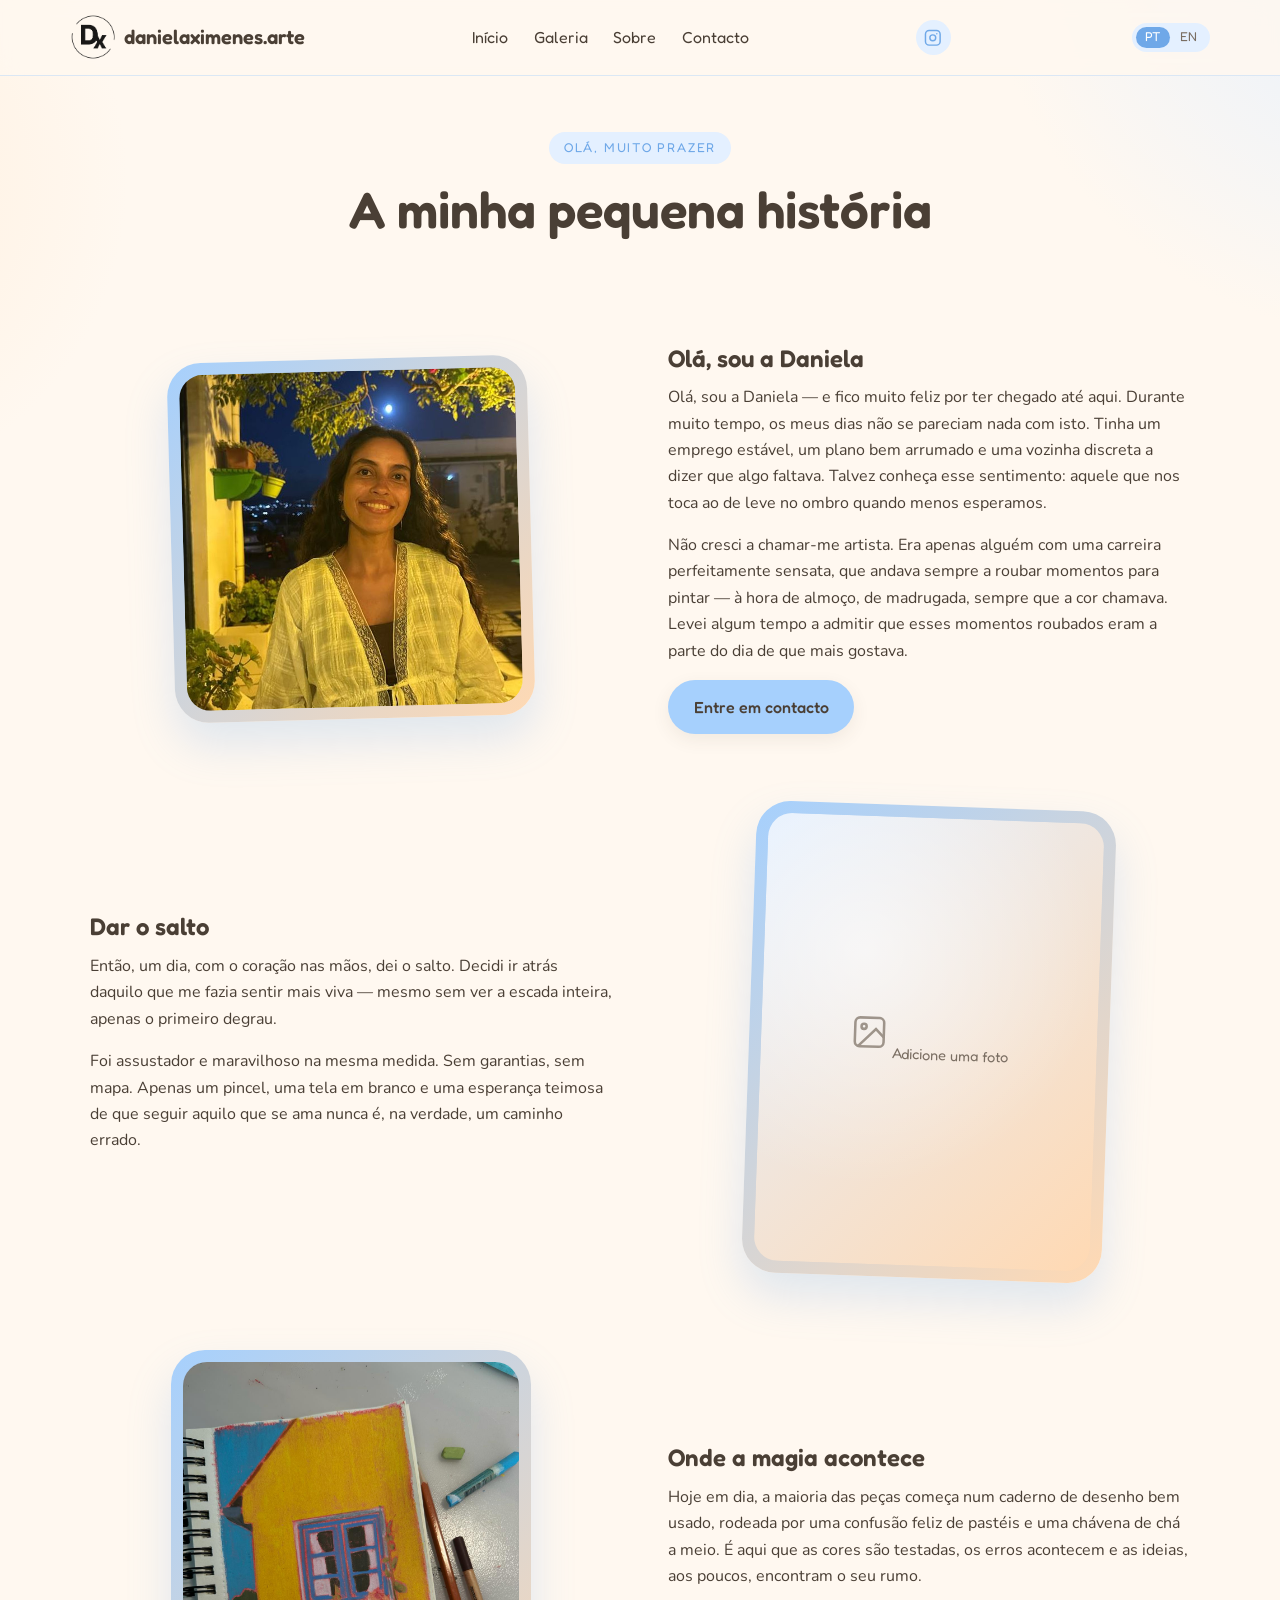
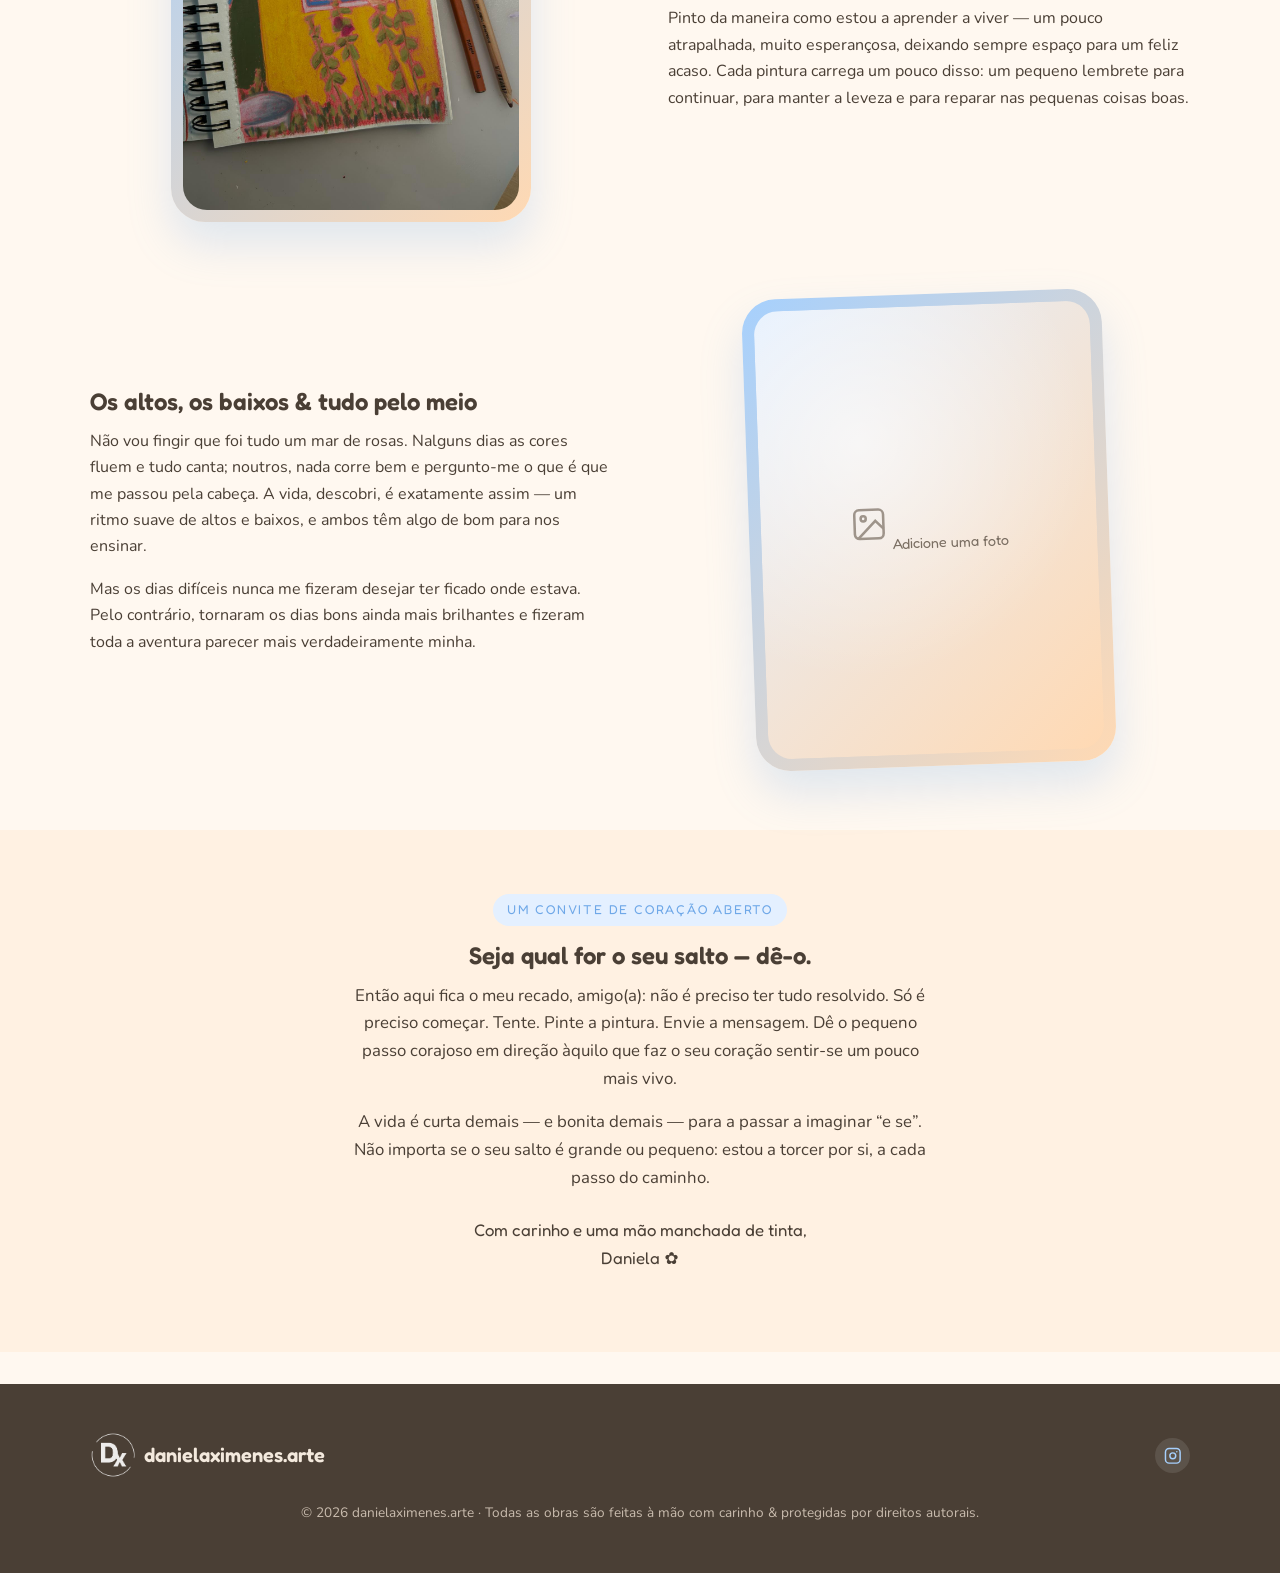
<file: about/index.html>
<!DOCTYPE html>
<html lang="pt">
<head>
  <meta charset="UTF-8" />
  <meta name="viewport" content="width=device-width, initial-scale=1.0" />
  <title data-pt="Sobre — danielaximenes.arte">About — danielaximenes.arte</title>
  <meta name="description" content="The story behind the art of danielaximenes.arte." />
  <link rel="icon" type="image/png" href="/assets/logo-dx.png" />
  <link rel="preconnect" href="https://fonts.googleapis.com" />
  <link rel="preconnect" href="https://fonts.gstatic.com" crossorigin />
  <link href="https://fonts.googleapis.com/css2?family=Fredoka:wght@400;500;600&family=Nunito:wght@400;600;700&display=swap" rel="stylesheet" />
  <link rel="stylesheet" href="/css/styles.css?v=4" />
</head>
<body>

  <header class="site-header">
    <div class="container nav">
      <a class="brand-mark" href="/"><img class="brand-logo" src="/assets/logo-dx.png" alt="danielaximenes.arte" /> danielaximenes.arte</a>
      <ul class="nav-links" id="navLinks">
        <li><a href="/" data-pt="Início">Home</a></li>
        <li><a href="/gallery/" data-pt="Galeria">Gallery</a></li>
        <li><a href="/about/" data-pt="Sobre">About</a></li>
        <li><a href="/contact/" data-pt="Contacto">Contact</a></li>
      </ul>
      <div class="nav-social">
        <a class="icon-link" href="https://www.instagram.com/danielaximenes.arte/" target="_blank" rel="noopener" aria-label="Instagram"><svg viewBox="0 0 24 24" fill="none" stroke="currentColor" stroke-width="2"><rect x="2" y="2" width="20" height="20" rx="5"/><circle cx="12" cy="12" r="4"/><circle cx="17.5" cy="6.5" r="1" fill="currentColor" stroke="none"/></svg></a>
      </div>
      <button class="lang-toggle" id="langToggle" type="button" aria-label="Mudar idioma / Switch language">
        <span data-lang-opt="pt">PT</span><span data-lang-opt="en">EN</span>
      </button>
      <button class="nav-toggle" id="navToggle" aria-label="Open menu" aria-expanded="false">
        <svg viewBox="0 0 24 24" fill="none" stroke="currentColor" stroke-width="2"><line x1="3" y1="7" x2="21" y2="7"/><line x1="3" y1="12" x2="21" y2="12"/><line x1="3" y1="17" x2="21" y2="17"/></svg>
      </button>
    </div>
  </header>

  <section class="page-hero">
    <div class="container reveal">
      <span class="eyebrow" data-pt="olá, muito prazer">hello, nice to meet you</span>
      <h1 data-pt="A minha pequena história">My little story</h1>
    </div>
  </section>

  <section class="section">
    <div class="container">
      <!-- Row 1: photo | text -->
      <div class="story reveal">
        <div class="photo-frame photo-frame--tilt story-media">
          <img src="/assets/artist-pic.JPG" alt="Daniela, the artist" />
        </div>
        <div class="story-text">
          <h2 data-pt="Olá, sou a Daniela">Hi, I'm Daniela</h2>
          <p data-pt="Olá, sou a Daniela — e fico muito feliz por ter chegado até aqui. Durante muito tempo, os meus dias não se pareciam nada com isto. Tinha um emprego estável, um plano bem arrumado e uma vozinha discreta a dizer que algo faltava. Talvez conheça esse sentimento: aquele que nos toca ao de leve no ombro quando menos esperamos.">
            Hi, I'm Daniela — and I'm so glad you wandered in. For a long time my
            days looked nothing like this. I had a steady job, a tidy plan, and a
            quiet little feeling that something was missing. You might know that
            feeling too: the one that gently taps you on the shoulder when you least
            expect it.
          </p>
          <p data-pt="Não cresci a chamar-me artista. Era apenas alguém com uma carreira perfeitamente sensata, que andava sempre a roubar momentos para pintar — à hora de almoço, de madrugada, sempre que a cor chamava. Levei algum tempo a admitir que esses momentos roubados eram a parte do dia de que mais gostava.">
            I didn't grow up calling myself an artist. I was simply someone with a
            perfectly sensible career, who kept stealing moments to paint — on lunch
            breaks, late at night, whenever colour came calling. It took me a while
            to admit that those stolen moments were the part of the day I loved most.
          </p>
          <a class="btn btn-primary" href="/contact/" data-pt="Entre em contacto">Get in touch</a>
        </div>
      </div>

      <!-- Row 2: text | photo (placeholder, tilted) -->
      <div class="story reveal">
        <div class="story-text">
          <h2 data-pt="Dar o salto">Taking the leap</h2>
          <p data-pt="Então, um dia, com o coração nas mãos, dei o salto. Decidi ir atrás daquilo que me fazia sentir mais viva — mesmo sem ver a escada inteira, apenas o primeiro degrau.">
            So one day, with my heart in my throat, I took the leap. I decided to
            chase the thing that made me feel most alive — even though I couldn't
            see the whole staircase, only the very first step.
          </p>
          <p data-pt="Foi assustador e maravilhoso na mesma medida. Sem garantias, sem mapa. Apenas um pincel, uma tela em branco e uma esperança teimosa de que seguir aquilo que se ama nunca é, na verdade, um caminho errado.">
            It was terrifying and wonderful in equal measure. No guarantees, no map.
            Just a brush, a blank canvas, and a stubborn little hope that following
            what you love is never really a wrong turn.
          </p>
        </div>
        <div class="photo-frame photo-frame--tilt story-media" style="transform: rotate(2deg);">
          <div class="img-placeholder" style="border-radius: calc(var(--radius-lg) - 10px);">
            <div>
              <svg viewBox="0 0 24 24" fill="none" stroke="currentColor" stroke-width="1.6"><rect x="3" y="3" width="18" height="18" rx="3"/><circle cx="8.5" cy="8.5" r="1.6"/><path d="M21 15l-5-5L5 21"/></svg>
              <span data-pt="Adicione uma foto">Add a photo</span>
            </div>
          </div>
        </div>
      </div>

      <!-- Row 3: photo | text -->
      <div class="story reveal">
        <div class="photo-frame story-media">
          <img src="/assets/behindthescenes.jpeg" alt="Daniela's sketchbook with a work in progress and pastels" />
        </div>
        <div class="story-text">
          <h2 data-pt="Onde a magia acontece">Where the magic happens</h2>
          <p data-pt="Hoje em dia, a maioria das peças começa num caderno de desenho bem usado, rodeada por uma confusão feliz de pastéis e uma chávena de chá a meio. É aqui que as cores são testadas, os erros acontecem e as ideias, aos poucos, encontram o seu rumo.">
            These days, most pieces begin in a well-loved sketchbook, surrounded by
            a happy little mess of pastels and a half-finished cup of tea. This is
            where colours get tested, mistakes get made, and ideas slowly find their
            feet.
          </p>
          <p data-pt="Pinto da maneira como estou a aprender a viver — um pouco atrapalhada, muito esperançosa, deixando sempre espaço para um feliz acaso. Cada pintura carrega um pouco disso: um pequeno lembrete para continuar, para manter a leveza e para reparar nas pequenas coisas boas.">
            I paint the way I'm learning to live — a little messy, a lot hopeful,
            always leaving room for a happy accident. Every painting carries a hint
            of that: a small reminder to keep going, to stay soft, and to notice the
            tiny good things.
          </p>
        </div>
      </div>

      <!-- Row 4: text | photo (placeholder, tilted) -->
      <div class="story reveal">
        <div class="story-text">
          <h2 data-pt="Os altos, os baixos &amp; tudo pelo meio">The highs, the lows &amp; everything between</h2>
          <p data-pt="Não vou fingir que foi tudo um mar de rosas. Nalguns dias as cores fluem e tudo canta; noutros, nada corre bem e pergunto-me o que é que me passou pela cabeça. A vida, descobri, é exatamente assim — um ritmo suave de altos e baixos, e ambos têm algo de bom para nos ensinar.">
            I won't pretend it's all been sunshine. Some days the colours flow and
            everything sings; on others, nothing works and I wonder what on earth I
            was thinking. Life, I've found, is exactly like that — a gentle rhythm of
            highs and lows, and both have something kind to teach us.
          </p>
          <p data-pt="Mas os dias difíceis nunca me fizeram desejar ter ficado onde estava. Pelo contrário, tornaram os dias bons ainda mais brilhantes e fizeram toda a aventura parecer mais verdadeiramente minha.">
            But the low days have never once made me wish I'd stayed where I was. If
            anything, they've made the bright ones brighter, and the whole adventure
            feel more truly mine.
          </p>
        </div>
        <div class="photo-frame photo-frame--tilt story-media" style="transform: rotate(-2deg);">
          <div class="img-placeholder" style="border-radius: calc(var(--radius-lg) - 10px);">
            <div>
              <svg viewBox="0 0 24 24" fill="none" stroke="currentColor" stroke-width="1.6"><rect x="3" y="3" width="18" height="18" rx="3"/><circle cx="8.5" cy="8.5" r="1.6"/><path d="M21 15l-5-5L5 21"/></svg>
              <span data-pt="Adicione uma foto">Add a photo</span>
            </div>
          </div>
        </div>
      </div>
    </div>
  </section>

  <section class="section section--warm">
    <div class="container prose reveal" style="text-align:center;">
      <span class="eyebrow" data-pt="um convite de coração aberto">an open little invitation</span>
      <h2 data-pt="Seja qual for o seu salto — dê-o.">Whatever your leap is — take it.</h2>
      <p data-pt="Então aqui fica o meu recado, amigo(a): não é preciso ter tudo resolvido. Só é preciso começar. Tente. Pinte a pintura. Envie a mensagem. Dê o pequeno passo corajoso em direção àquilo que faz o seu coração sentir-se um pouco mais vivo.">
        So here's my note to you, friend: you don't have to have it all figured out.
        You just have to begin. Try the thing. Paint the painting. Send the message.
        Take the small, brave step toward whatever makes your heart feel a little
        more alive.
      </p>
      <p data-pt="A vida é curta demais — e bonita demais — para a passar a imaginar “e se”. Não importa se o seu salto é grande ou pequeno: estou a torcer por si, a cada passo do caminho.">
        Life is too short — and far too lovely — to spend it wondering “what if.”
        However big or small your leap, I'm cheering you on, every single step of
        the way.
      </p>
      <p style="margin-top:1.6rem; font-family: var(--font-display);" data-pt="Com carinho e uma mão manchada de tinta,<br>Daniela ✿">
        With warmth and a paint-stained hand,<br>Daniela ✿
      </p>
    </div>
  </section>

  <footer class="site-footer">
    <div class="container">
      <div class="footer-grid">
        <a class="brand-mark" href="/" style="color:#F3E9DD;"><img class="brand-logo" src="/assets/logo-dx.png" alt="danielaximenes.arte" /> danielaximenes.arte</a>
        <div class="footer-social">
          <a class="icon-link" href="https://www.instagram.com/danielaximenes.arte/" target="_blank" rel="noopener" aria-label="Instagram"><svg viewBox="0 0 24 24" fill="none" stroke="currentColor" stroke-width="2"><rect x="2" y="2" width="20" height="20" rx="5"/><circle cx="12" cy="12" r="4"/><circle cx="17.5" cy="6.5" r="1" fill="currentColor" stroke="none"/></svg></a>
        </div>
      </div>
      <p class="footer-note" data-pt="© <span id='year'></span> danielaximenes.arte · Todas as obras são feitas à mão com carinho &amp; protegidas por direitos autorais.">© <span id="year"></span> danielaximenes.arte · All artwork is lovingly handmade &amp; copyright protected.</p>
    </div>
  </footer>

  <script src="/js/main.js?v=4"></script>
</body>
</html>
</file>
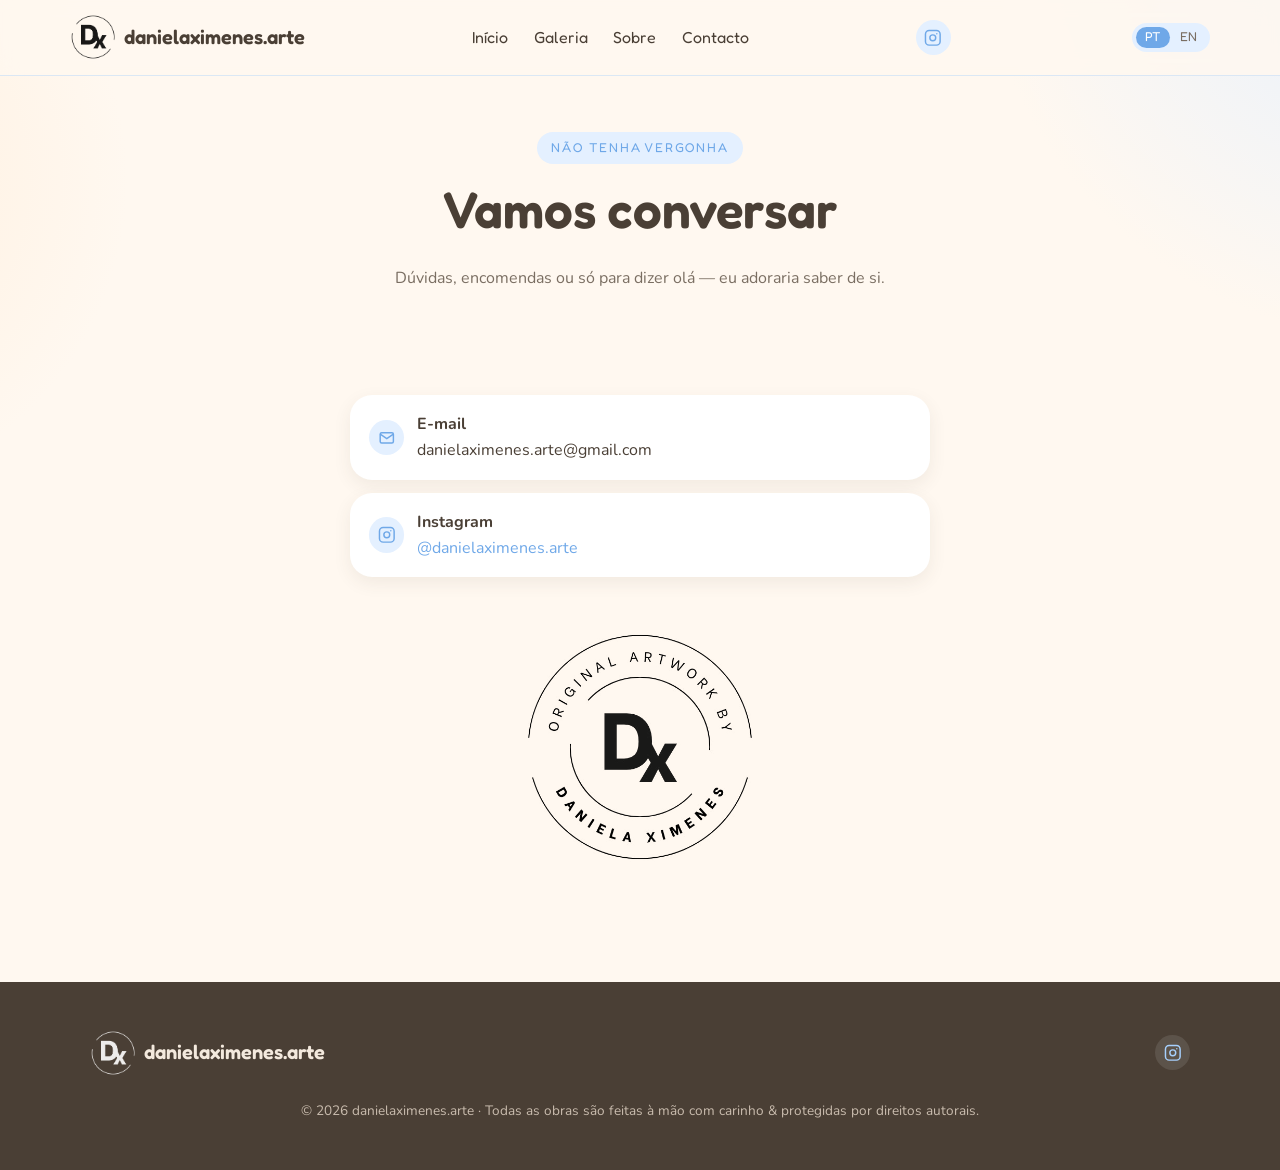
<file: contact/index.html>
<!DOCTYPE html>
<html lang="pt">
<head>
  <meta charset="UTF-8" />
  <meta name="viewport" content="width=device-width, initial-scale=1.0" />
  <title data-pt="Contacto — danielaximenes.arte">Contact — danielaximenes.arte</title>
  <meta name="description" content="Say hello to danielaximenes.arte." />
  <link rel="icon" type="image/png" href="/assets/logo-dx.png" />
  <link rel="preconnect" href="https://fonts.googleapis.com" />
  <link rel="preconnect" href="https://fonts.gstatic.com" crossorigin />
  <link href="https://fonts.googleapis.com/css2?family=Fredoka:wght@400;500;600&family=Nunito:wght@400;600;700&display=swap" rel="stylesheet" />
  <link rel="stylesheet" href="/css/styles.css?v=4" />
</head>
<body>

  <header class="site-header">
    <div class="container nav">
      <a class="brand-mark" href="/"><img class="brand-logo" src="/assets/logo-dx.png" alt="danielaximenes.arte" /> danielaximenes.arte</a>
      <ul class="nav-links" id="navLinks">
        <li><a href="/" data-pt="Início">Home</a></li>
        <li><a href="/gallery/" data-pt="Galeria">Gallery</a></li>
        <li><a href="/about/" data-pt="Sobre">About</a></li>
        <li><a href="/contact/" data-pt="Contacto">Contact</a></li>
      </ul>
      <div class="nav-social">
        <a class="icon-link" href="https://www.instagram.com/danielaximenes.arte/" target="_blank" rel="noopener" aria-label="Instagram"><svg viewBox="0 0 24 24" fill="none" stroke="currentColor" stroke-width="2"><rect x="2" y="2" width="20" height="20" rx="5"/><circle cx="12" cy="12" r="4"/><circle cx="17.5" cy="6.5" r="1" fill="currentColor" stroke="none"/></svg></a>
      </div>
      <button class="lang-toggle" id="langToggle" type="button" aria-label="Mudar idioma / Switch language">
        <span data-lang-opt="pt">PT</span><span data-lang-opt="en">EN</span>
      </button>
      <button class="nav-toggle" id="navToggle" aria-label="Open menu" aria-expanded="false">
        <svg viewBox="0 0 24 24" fill="none" stroke="currentColor" stroke-width="2"><line x1="3" y1="7" x2="21" y2="7"/><line x1="3" y1="12" x2="21" y2="12"/><line x1="3" y1="17" x2="21" y2="17"/></svg>
      </button>
    </div>
  </header>

  <section class="page-hero">
    <div class="container reveal">
      <span class="eyebrow" data-pt="não tenha vergonha">don't be shy</span>
      <h1 data-pt="Vamos conversar">Let's chat</h1>
      <p data-pt="Dúvidas, encomendas ou só para dizer olá — eu adoraria saber de si.">Questions, commissions, or just to say hi — I'd love to hear from you.</p>
    </div>
  </section>

  <section class="section">
    <div class="container prose">
      <ul class="contact-list reveal">
        <li>
          <span class="icon-link" aria-label="Email"><svg viewBox="0 0 24 24" fill="none" stroke="currentColor" stroke-width="2"><rect x="3" y="5" width="18" height="14" rx="2"/><path d="M3 7l9 6 9-6"/></svg></span>
          <span data-pt="<strong>E-mail</strong><br>danielaximenes.arte@gmail.com"><strong>Email</strong><br>danielaximenes.arte@gmail.com</span>
        </li>
        <li>
          <a class="icon-link" href="https://www.instagram.com/danielaximenes.arte/" target="_blank" rel="noopener" aria-label="Instagram"><svg viewBox="0 0 24 24" fill="none" stroke="currentColor" stroke-width="2"><rect x="2" y="2" width="20" height="20" rx="5"/><circle cx="12" cy="12" r="4"/><circle cx="17.5" cy="6.5" r="1" fill="currentColor" stroke="none"/></svg></a>
          <span><strong>Instagram</strong><br><a href="https://www.instagram.com/danielaximenes.arte/" target="_blank" rel="noopener">@danielaximenes.arte</a></span>
        </li>
      </ul>

      <div class="contact-logo reveal">
        <img src="/assets/logo.png" alt="danielaximenes.arte — original artwork by Daniela Ximenes" />
      </div>
    </div>
  </section>

  <footer class="site-footer">
    <div class="container">
      <div class="footer-grid">
        <a class="brand-mark" href="/" style="color:#F3E9DD;"><img class="brand-logo" src="/assets/logo-dx.png" alt="danielaximenes.arte" /> danielaximenes.arte</a>
        <div class="footer-social">
          <a class="icon-link" href="https://www.instagram.com/danielaximenes.arte/" target="_blank" rel="noopener" aria-label="Instagram"><svg viewBox="0 0 24 24" fill="none" stroke="currentColor" stroke-width="2"><rect x="2" y="2" width="20" height="20" rx="5"/><circle cx="12" cy="12" r="4"/><circle cx="17.5" cy="6.5" r="1" fill="currentColor" stroke="none"/></svg></a>
        </div>
      </div>
      <p class="footer-note" data-pt="© <span id='year'></span> danielaximenes.arte · Todas as obras são feitas à mão com carinho &amp; protegidas por direitos autorais.">© <span id="year"></span> danielaximenes.arte · All artwork is lovingly handmade &amp; copyright protected.</p>
    </div>
  </footer>

  <script src="/js/main.js?v=4"></script>
</body>
</html>
</file>
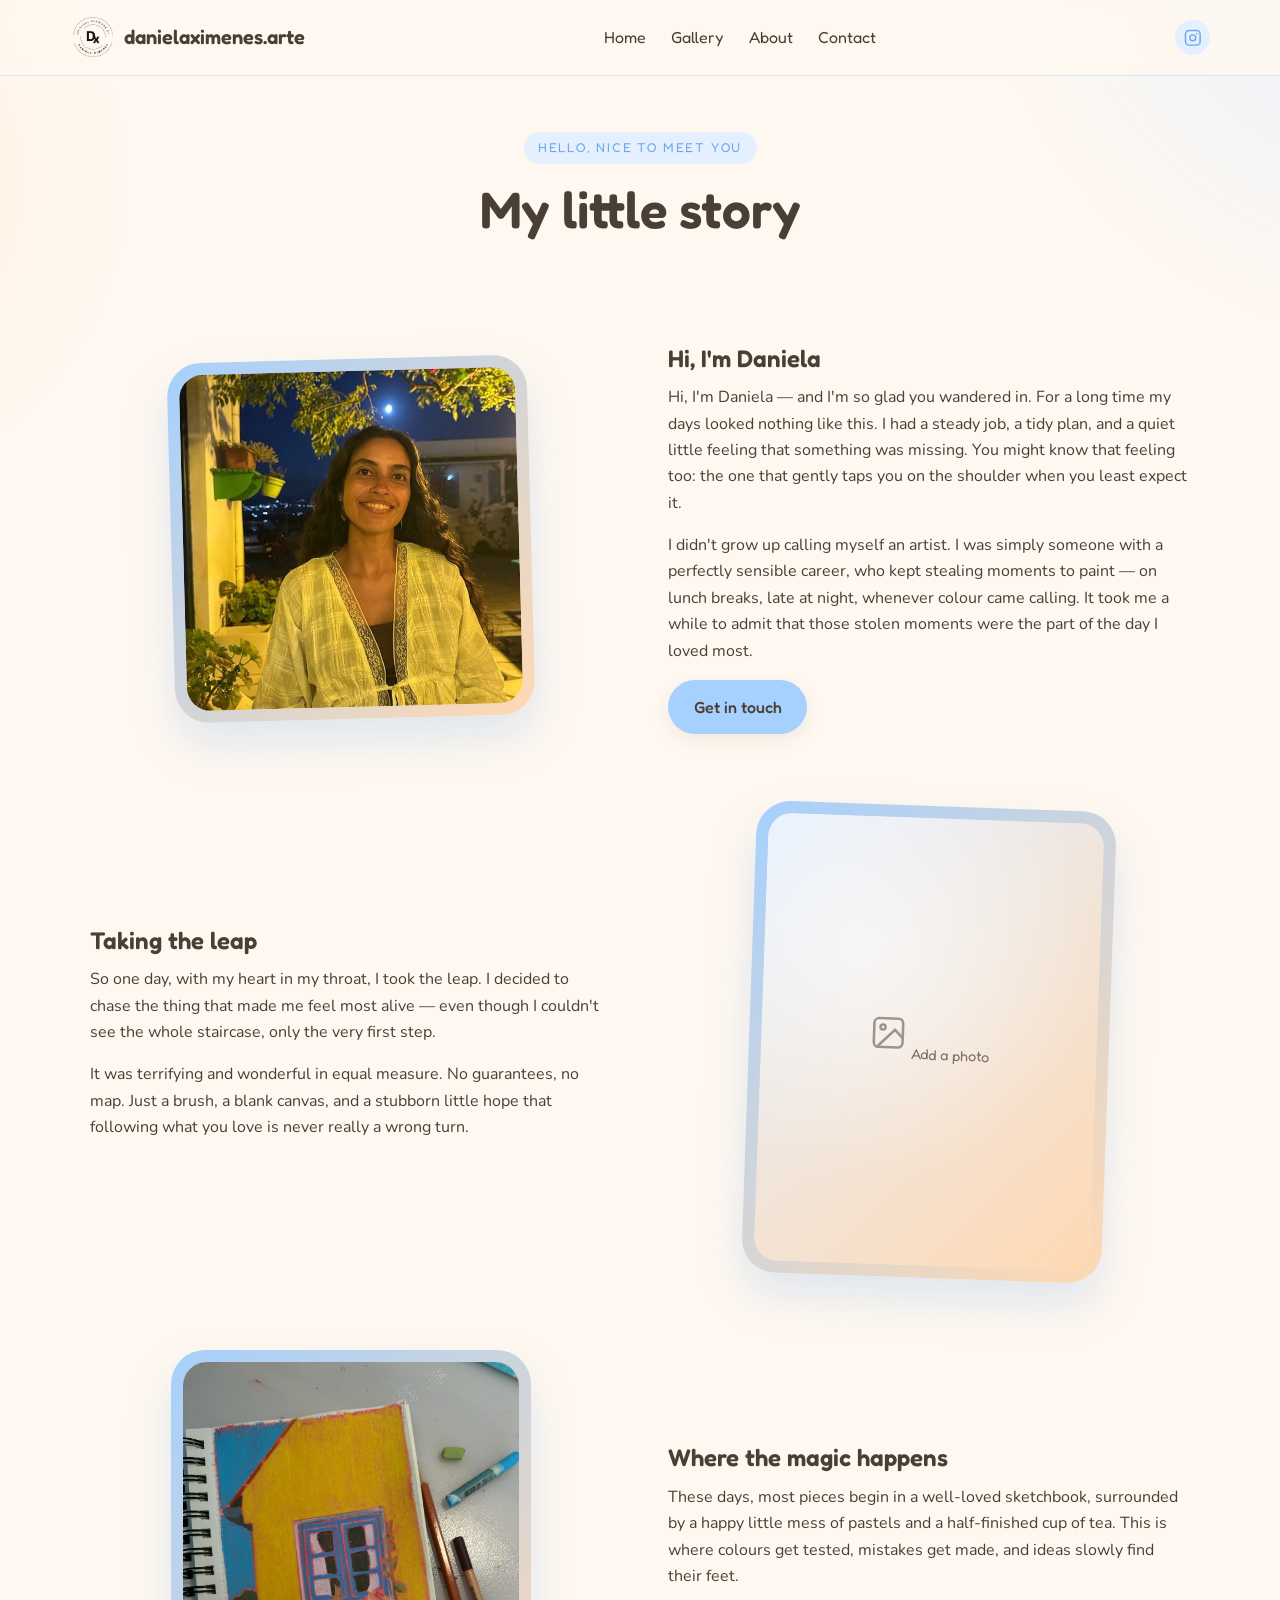
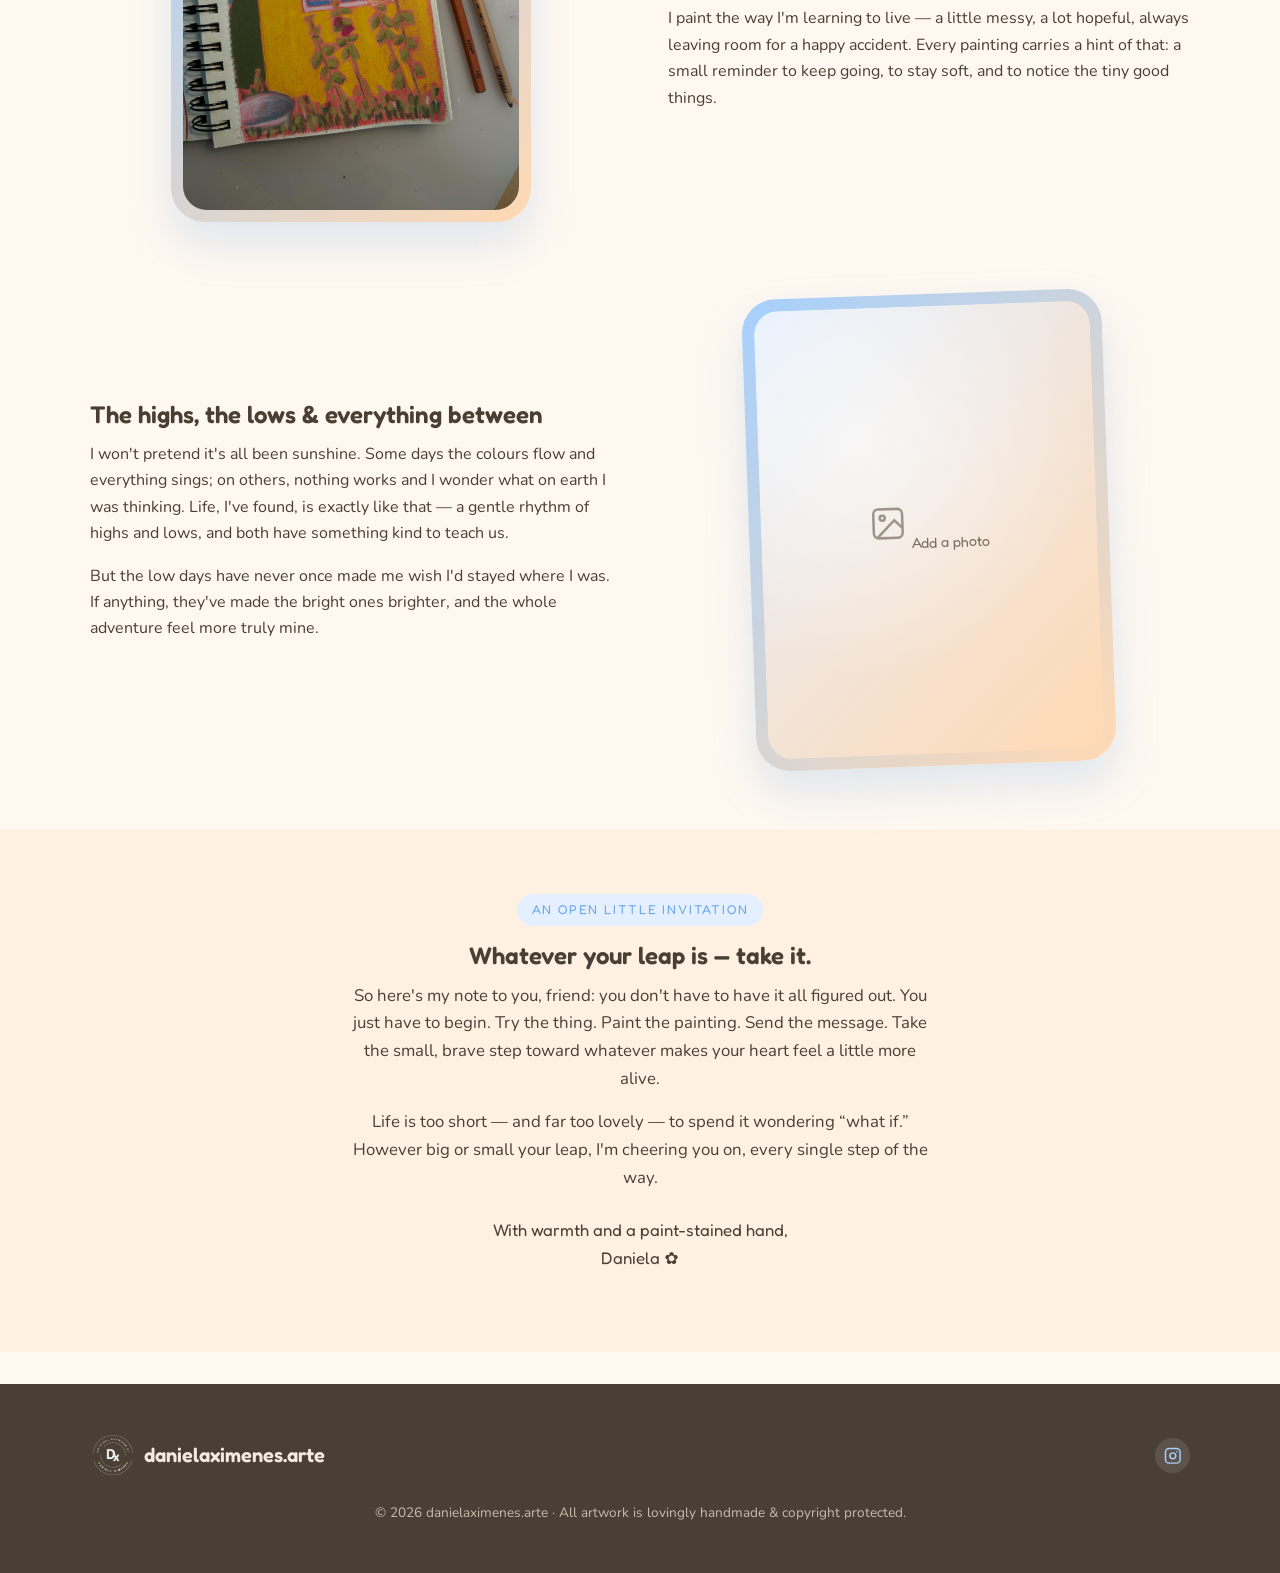
<file: about.html>
<!DOCTYPE html>
<html lang="en">
<head>
  <meta charset="UTF-8" />
  <meta name="viewport" content="width=device-width, initial-scale=1.0" />
  <title>About — danielaximenes.arte</title>
  <meta name="description" content="The story behind the art of danielaximenes.arte." />
  <link rel="icon" type="image/png" href="assets/logo.png" />
  <link rel="preconnect" href="https://fonts.googleapis.com" />
  <link rel="preconnect" href="https://fonts.gstatic.com" crossorigin />
  <link href="https://fonts.googleapis.com/css2?family=Fredoka:wght@400;500;600&family=Nunito:wght@400;600;700&display=swap" rel="stylesheet" />
  <link rel="stylesheet" href="css/styles.css" />
</head>
<body>

  <header class="site-header">
    <div class="container nav">
      <a class="brand-mark" href="index.html"><img class="brand-logo" src="assets/logo.png" alt="danielaximenes.arte" /> danielaximenes.arte</a>
      <ul class="nav-links" id="navLinks">
        <li><a href="index.html">Home</a></li>
        <li><a href="gallery.html">Gallery</a></li>
        <li><a href="about.html">About</a></li>
        <li><a href="contact.html">Contact</a></li>
      </ul>
      <div class="nav-social">
        <a class="icon-link" href="https://www.instagram.com/danielaximenes.arte/" target="_blank" rel="noopener" aria-label="Instagram"><svg viewBox="0 0 24 24" fill="none" stroke="currentColor" stroke-width="2"><rect x="2" y="2" width="20" height="20" rx="5"/><circle cx="12" cy="12" r="4"/><circle cx="17.5" cy="6.5" r="1" fill="currentColor" stroke="none"/></svg></a>
      </div>
      <button class="nav-toggle" id="navToggle" aria-label="Open menu" aria-expanded="false">
        <svg viewBox="0 0 24 24" fill="none" stroke="currentColor" stroke-width="2"><line x1="3" y1="7" x2="21" y2="7"/><line x1="3" y1="12" x2="21" y2="12"/><line x1="3" y1="17" x2="21" y2="17"/></svg>
      </button>
    </div>
  </header>

  <section class="page-hero">
    <div class="container reveal">
      <span class="eyebrow">hello, nice to meet you</span>
      <h1>My little story</h1>
    </div>
  </section>

  <section class="section">
    <div class="container">
      <!-- Row 1: photo | text -->
      <div class="story reveal">
        <div class="photo-frame photo-frame--tilt story-media">
          <img src="assets/artist-pic.JPG" alt="Daniela, the artist" />
        </div>
        <div class="story-text">
          <h2>Hi, I'm Daniela</h2>
          <p>
            Hi, I'm Daniela — and I'm so glad you wandered in. For a long time my
            days looked nothing like this. I had a steady job, a tidy plan, and a
            quiet little feeling that something was missing. You might know that
            feeling too: the one that gently taps you on the shoulder when you least
            expect it.
          </p>
          <p>
            I didn't grow up calling myself an artist. I was simply someone with a
            perfectly sensible career, who kept stealing moments to paint — on lunch
            breaks, late at night, whenever colour came calling. It took me a while
            to admit that those stolen moments were the part of the day I loved most.
          </p>
          <a class="btn btn-primary" href="contact.html">Get in touch</a>
        </div>
      </div>

      <!-- Row 2: text | photo (placeholder, tilted) -->
      <div class="story reveal">
        <div class="story-text">
          <h2>Taking the leap</h2>
          <p>
            So one day, with my heart in my throat, I took the leap. I decided to
            chase the thing that made me feel most alive — even though I couldn't
            see the whole staircase, only the very first step.
          </p>
          <p>
            It was terrifying and wonderful in equal measure. No guarantees, no map.
            Just a brush, a blank canvas, and a stubborn little hope that following
            what you love is never really a wrong turn.
          </p>
        </div>
        <div class="photo-frame photo-frame--tilt story-media" style="transform: rotate(2deg);">
          <div class="img-placeholder" style="border-radius: calc(var(--radius-lg) - 10px);">
            <div>
              <svg viewBox="0 0 24 24" fill="none" stroke="currentColor" stroke-width="1.6"><rect x="3" y="3" width="18" height="18" rx="3"/><circle cx="8.5" cy="8.5" r="1.6"/><path d="M21 15l-5-5L5 21"/></svg>
              <span>Add a photo</span>
            </div>
          </div>
        </div>
      </div>

      <!-- Row 3: photo | text -->
      <div class="story reveal">
        <div class="photo-frame story-media">
          <img src="assets/behindthescenes.jpeg" alt="Daniela's sketchbook with a work in progress and pastels" />
        </div>
        <div class="story-text">
          <h2>Where the magic happens</h2>
          <p>
            These days, most pieces begin in a well-loved sketchbook, surrounded by
            a happy little mess of pastels and a half-finished cup of tea. This is
            where colours get tested, mistakes get made, and ideas slowly find their
            feet.
          </p>
          <p>
            I paint the way I'm learning to live — a little messy, a lot hopeful,
            always leaving room for a happy accident. Every painting carries a hint
            of that: a small reminder to keep going, to stay soft, and to notice the
            tiny good things.
          </p>
        </div>
      </div>

      <!-- Row 4: text | photo (placeholder, tilted) -->
      <div class="story reveal">
        <div class="story-text">
          <h2>The highs, the lows &amp; everything between</h2>
          <p>
            I won't pretend it's all been sunshine. Some days the colours flow and
            everything sings; on others, nothing works and I wonder what on earth I
            was thinking. Life, I've found, is exactly like that — a gentle rhythm of
            highs and lows, and both have something kind to teach us.
          </p>
          <p>
            But the low days have never once made me wish I'd stayed where I was. If
            anything, they've made the bright ones brighter, and the whole adventure
            feel more truly mine.
          </p>
        </div>
        <div class="photo-frame photo-frame--tilt story-media" style="transform: rotate(-2deg);">
          <div class="img-placeholder" style="border-radius: calc(var(--radius-lg) - 10px);">
            <div>
              <svg viewBox="0 0 24 24" fill="none" stroke="currentColor" stroke-width="1.6"><rect x="3" y="3" width="18" height="18" rx="3"/><circle cx="8.5" cy="8.5" r="1.6"/><path d="M21 15l-5-5L5 21"/></svg>
              <span>Add a photo</span>
            </div>
          </div>
        </div>
      </div>
    </div>
  </section>

  <section class="section section--warm">
    <div class="container prose reveal" style="text-align:center;">
      <span class="eyebrow">an open little invitation</span>
      <h2>Whatever your leap is — take it.</h2>
      <p>
        So here's my note to you, friend: you don't have to have it all figured out.
        You just have to begin. Try the thing. Paint the painting. Send the message.
        Take the small, brave step toward whatever makes your heart feel a little
        more alive.
      </p>
      <p>
        Life is too short — and far too lovely — to spend it wondering “what if.”
        However big or small your leap, I'm cheering you on, every single step of
        the way.
      </p>
      <p style="margin-top:1.6rem; font-family: var(--font-display);">
        With warmth and a paint-stained hand,<br>Daniela ✿
      </p>
    </div>
  </section>

  <footer class="site-footer">
    <div class="container">
      <div class="footer-grid">
        <a class="brand-mark" href="index.html" style="color:#F3E9DD;"><img class="brand-logo" src="assets/logo.png" alt="danielaximenes.arte" /> danielaximenes.arte</a>
        <div class="footer-social">
          <a class="icon-link" href="https://www.instagram.com/danielaximenes.arte/" target="_blank" rel="noopener" aria-label="Instagram"><svg viewBox="0 0 24 24" fill="none" stroke="currentColor" stroke-width="2"><rect x="2" y="2" width="20" height="20" rx="5"/><circle cx="12" cy="12" r="4"/><circle cx="17.5" cy="6.5" r="1" fill="currentColor" stroke="none"/></svg></a>
        </div>
      </div>
      <p class="footer-note">© <span id="year"></span> danielaximenes.arte · All artwork is lovingly handmade &amp; copyright protected.</p>
    </div>
  </footer>

  <script src="js/main.js"></script>
</body>
</html>
</file>
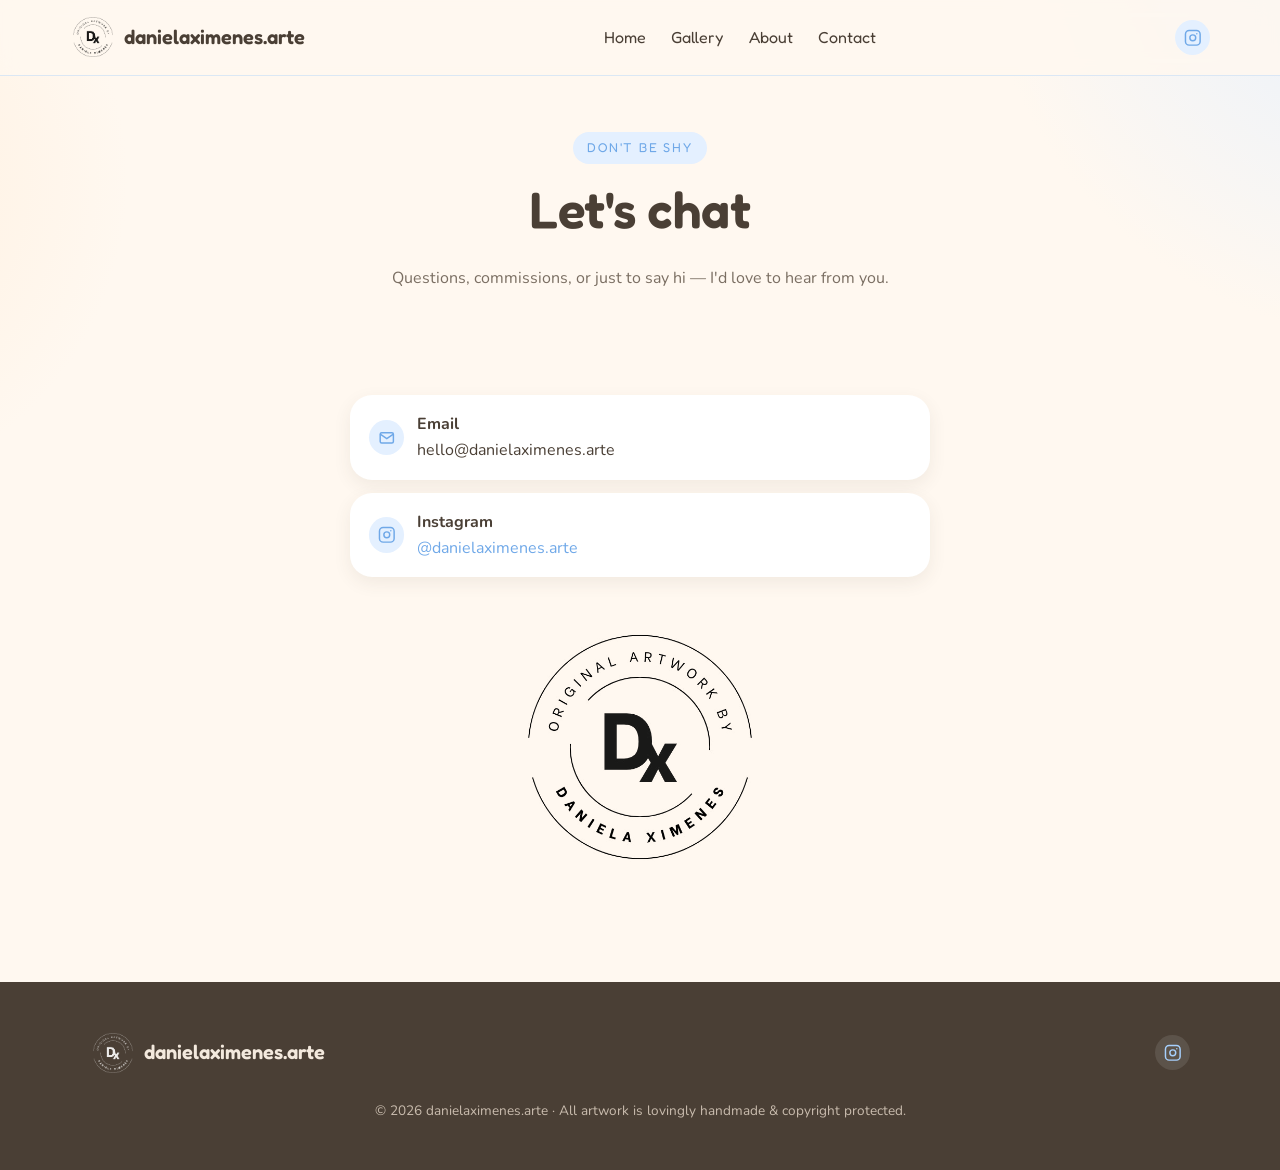
<file: contact.html>
<!DOCTYPE html>
<html lang="en">
<head>
  <meta charset="UTF-8" />
  <meta name="viewport" content="width=device-width, initial-scale=1.0" />
  <title>Contact — danielaximenes.arte</title>
  <meta name="description" content="Say hello to danielaximenes.arte." />
  <link rel="icon" type="image/png" href="assets/logo.png" />
  <link rel="preconnect" href="https://fonts.googleapis.com" />
  <link rel="preconnect" href="https://fonts.gstatic.com" crossorigin />
  <link href="https://fonts.googleapis.com/css2?family=Fredoka:wght@400;500;600&family=Nunito:wght@400;600;700&display=swap" rel="stylesheet" />
  <link rel="stylesheet" href="css/styles.css" />
</head>
<body>

  <header class="site-header">
    <div class="container nav">
      <a class="brand-mark" href="index.html"><img class="brand-logo" src="assets/logo.png" alt="danielaximenes.arte" /> danielaximenes.arte</a>
      <ul class="nav-links" id="navLinks">
        <li><a href="index.html">Home</a></li>
        <li><a href="gallery.html">Gallery</a></li>
        <li><a href="about.html">About</a></li>
        <li><a href="contact.html">Contact</a></li>
      </ul>
      <div class="nav-social">
        <a class="icon-link" href="https://www.instagram.com/danielaximenes.arte/" target="_blank" rel="noopener" aria-label="Instagram"><svg viewBox="0 0 24 24" fill="none" stroke="currentColor" stroke-width="2"><rect x="2" y="2" width="20" height="20" rx="5"/><circle cx="12" cy="12" r="4"/><circle cx="17.5" cy="6.5" r="1" fill="currentColor" stroke="none"/></svg></a>
      </div>
      <button class="nav-toggle" id="navToggle" aria-label="Open menu" aria-expanded="false">
        <svg viewBox="0 0 24 24" fill="none" stroke="currentColor" stroke-width="2"><line x1="3" y1="7" x2="21" y2="7"/><line x1="3" y1="12" x2="21" y2="12"/><line x1="3" y1="17" x2="21" y2="17"/></svg>
      </button>
    </div>
  </header>

  <section class="page-hero">
    <div class="container reveal">
      <span class="eyebrow">don't be shy</span>
      <h1>Let's chat</h1>
      <p>Questions, commissions, or just to say hi — I'd love to hear from you.</p>
    </div>
  </section>

  <section class="section">
    <div class="container prose">
      <ul class="contact-list reveal">
        <li>
          <span class="icon-link" aria-label="Email"><svg viewBox="0 0 24 24" fill="none" stroke="currentColor" stroke-width="2"><rect x="3" y="5" width="18" height="14" rx="2"/><path d="M3 7l9 6 9-6"/></svg></span>
          <span><strong>Email</strong><br>hello@danielaximenes.arte</span>
        </li>
        <li>
          <a class="icon-link" href="https://www.instagram.com/danielaximenes.arte/" target="_blank" rel="noopener" aria-label="Instagram"><svg viewBox="0 0 24 24" fill="none" stroke="currentColor" stroke-width="2"><rect x="2" y="2" width="20" height="20" rx="5"/><circle cx="12" cy="12" r="4"/><circle cx="17.5" cy="6.5" r="1" fill="currentColor" stroke="none"/></svg></a>
          <span><strong>Instagram</strong><br><a href="https://www.instagram.com/danielaximenes.arte/" target="_blank" rel="noopener">@danielaximenes.arte</a></span>
        </li>
      </ul>

      <div class="contact-logo reveal">
        <img src="assets/logo.png" alt="danielaximenes.arte — original artwork by Daniela Ximenes" />
      </div>
    </div>
  </section>

  <footer class="site-footer">
    <div class="container">
      <div class="footer-grid">
        <a class="brand-mark" href="index.html" style="color:#F3E9DD;"><img class="brand-logo" src="assets/logo.png" alt="danielaximenes.arte" /> danielaximenes.arte</a>
        <div class="footer-social">
          <a class="icon-link" href="https://www.instagram.com/danielaximenes.arte/" target="_blank" rel="noopener" aria-label="Instagram"><svg viewBox="0 0 24 24" fill="none" stroke="currentColor" stroke-width="2"><rect x="2" y="2" width="20" height="20" rx="5"/><circle cx="12" cy="12" r="4"/><circle cx="17.5" cy="6.5" r="1" fill="currentColor" stroke="none"/></svg></a>
        </div>
      </div>
      <p class="footer-note">© <span id="year"></span> danielaximenes.arte · All artwork is lovingly handmade &amp; copyright protected.</p>
    </div>
  </footer>

  <script src="js/main.js"></script>
</body>
</html>
</file>
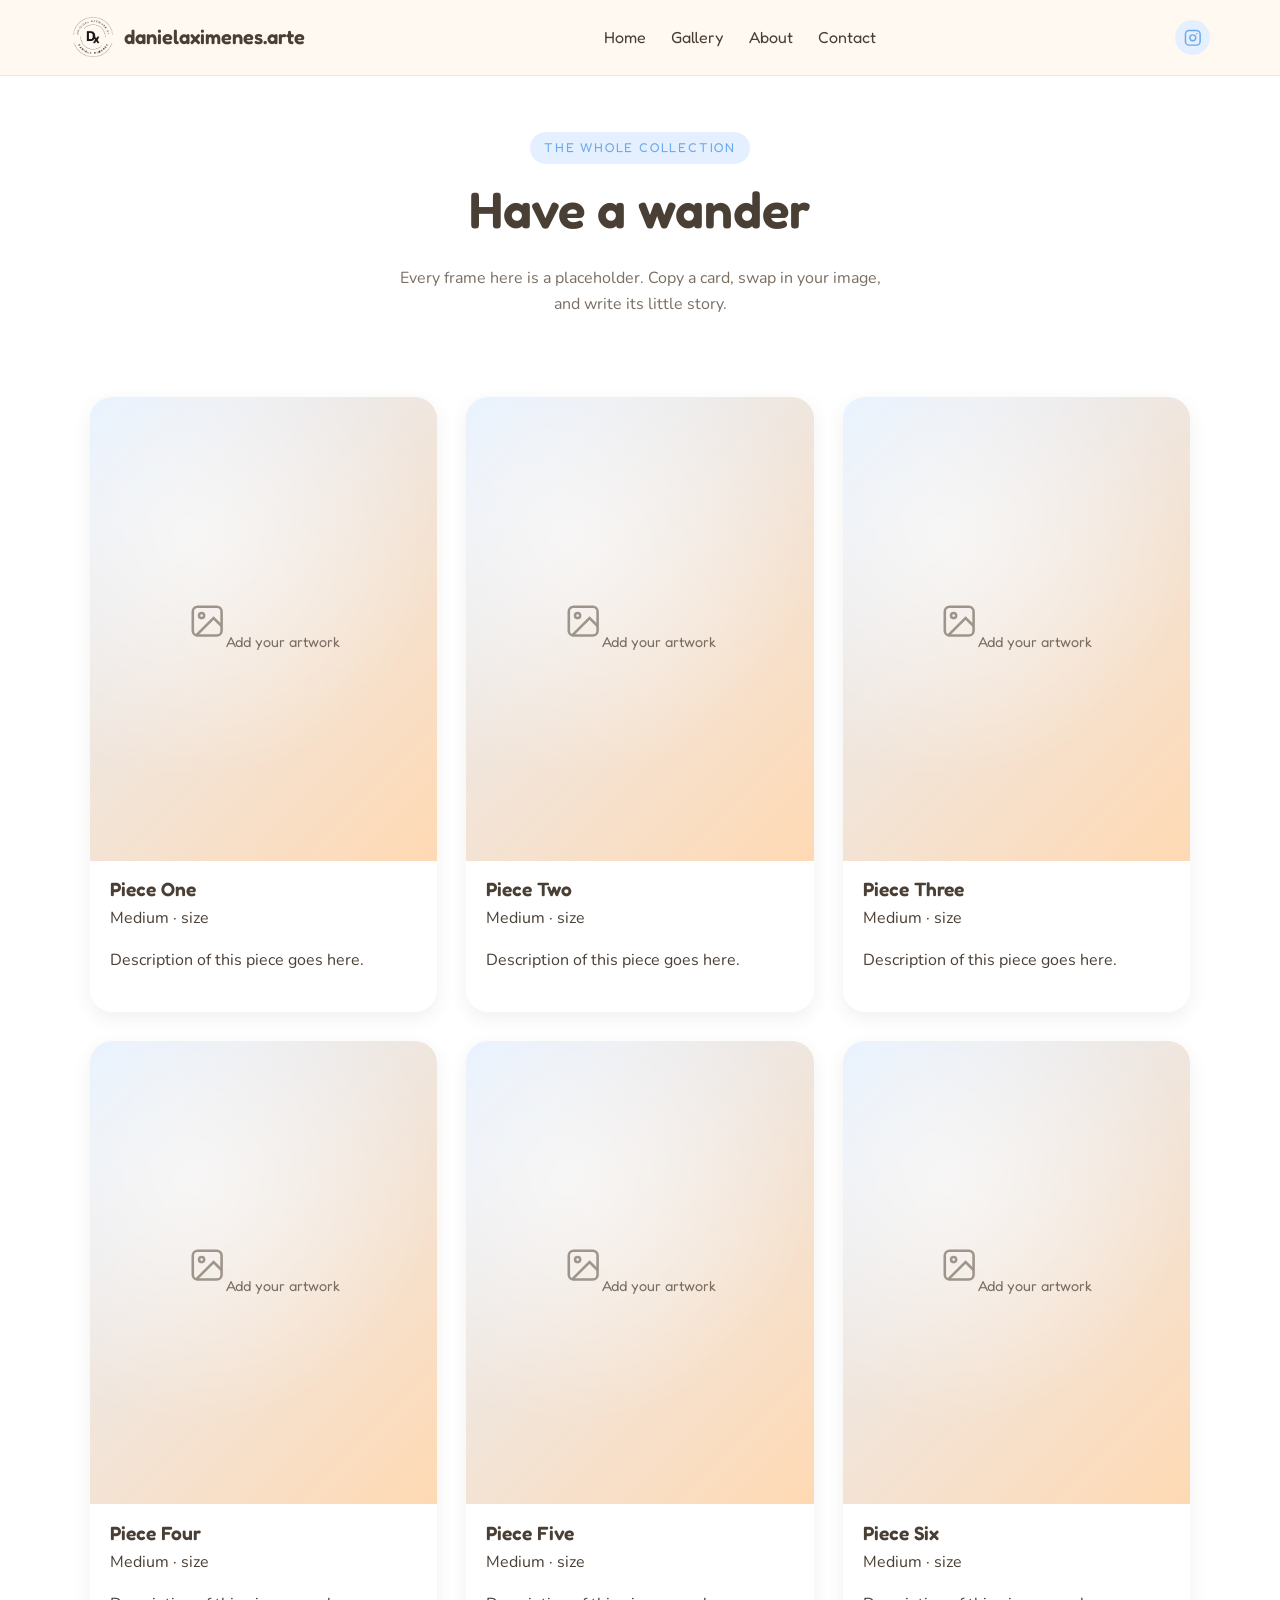
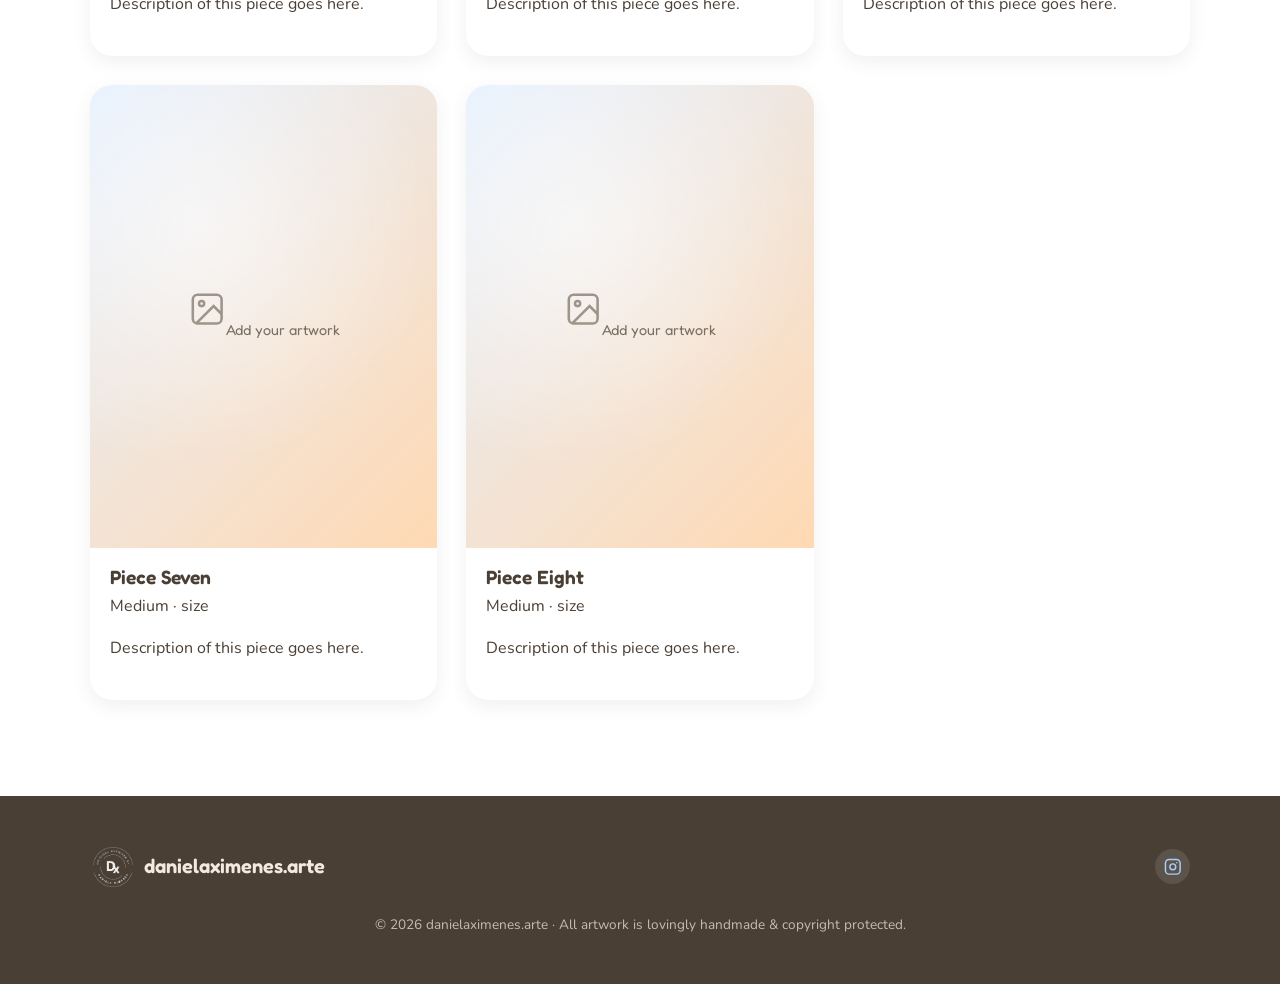
<file: gallery.html>
<!DOCTYPE html>
<html lang="en">
<head>
  <meta charset="UTF-8" />
  <meta name="viewport" content="width=device-width, initial-scale=1.0" />
  <title>Gallery — danielaximenes.arte</title>
  <meta name="description" content="The full collection of original artwork by danielaximenes.arte." />
  <link rel="icon" type="image/png" href="assets/logo.png" />
  <link rel="preconnect" href="https://fonts.googleapis.com" />
  <link rel="preconnect" href="https://fonts.gstatic.com" crossorigin />
  <link href="https://fonts.googleapis.com/css2?family=Fredoka:wght@400;500;600&family=Nunito:wght@400;600;700&display=swap" rel="stylesheet" />
  <link rel="stylesheet" href="css/styles.css" />
</head>
<body class="gallery-page">

  <header class="site-header">
    <div class="container nav">
      <a class="brand-mark" href="index.html"><img class="brand-logo" src="assets/logo.png" alt="danielaximenes.arte" /> danielaximenes.arte</a>
      <ul class="nav-links" id="navLinks">
        <li><a href="index.html">Home</a></li>
        <li><a href="gallery.html">Gallery</a></li>
        <li><a href="about.html">About</a></li>
        <li><a href="contact.html">Contact</a></li>
      </ul>
      <div class="nav-social">
        <a class="icon-link" href="https://www.instagram.com/danielaximenes.arte/" target="_blank" rel="noopener" aria-label="Instagram"><svg viewBox="0 0 24 24" fill="none" stroke="currentColor" stroke-width="2"><rect x="2" y="2" width="20" height="20" rx="5"/><circle cx="12" cy="12" r="4"/><circle cx="17.5" cy="6.5" r="1" fill="currentColor" stroke="none"/></svg></a>
      </div>
      <button class="nav-toggle" id="navToggle" aria-label="Open menu" aria-expanded="false">
        <svg viewBox="0 0 24 24" fill="none" stroke="currentColor" stroke-width="2"><line x1="3" y1="7" x2="21" y2="7"/><line x1="3" y1="12" x2="21" y2="12"/><line x1="3" y1="17" x2="21" y2="17"/></svg>
      </button>
    </div>
  </header>

  <section class="page-hero">
    <div class="container reveal">
      <span class="eyebrow">the whole collection</span>
      <h1>Have a wander</h1>
      <p>Every frame here is a placeholder. Copy a card, swap in your image, and write its little story.</p>
    </div>
  </section>

  <section class="section">
    <div class="container">
      <div class="gallery-grid">
        <!-- Copy one of these <article> blocks for each new piece -->
        <article class="art-card reveal">
          <div class="img-placeholder"><div><svg viewBox="0 0 24 24" fill="none" stroke="currentColor" stroke-width="1.6"><rect x="3" y="3" width="18" height="18" rx="3"/><circle cx="8.5" cy="8.5" r="1.6"/><path d="M21 15l-5-5L5 21"/></svg><span>Add your artwork</span></div></div>
          <div class="art-body"><h3>Piece One</h3><p class="art-meta">Medium · size</p><p class="art-desc">Description of this piece goes here.</p></div>
        </article>
        <article class="art-card reveal">
          <div class="img-placeholder"><div><svg viewBox="0 0 24 24" fill="none" stroke="currentColor" stroke-width="1.6"><rect x="3" y="3" width="18" height="18" rx="3"/><circle cx="8.5" cy="8.5" r="1.6"/><path d="M21 15l-5-5L5 21"/></svg><span>Add your artwork</span></div></div>
          <div class="art-body"><h3>Piece Two</h3><p class="art-meta">Medium · size</p><p class="art-desc">Description of this piece goes here.</p></div>
        </article>
        <article class="art-card reveal">
          <div class="img-placeholder"><div><svg viewBox="0 0 24 24" fill="none" stroke="currentColor" stroke-width="1.6"><rect x="3" y="3" width="18" height="18" rx="3"/><circle cx="8.5" cy="8.5" r="1.6"/><path d="M21 15l-5-5L5 21"/></svg><span>Add your artwork</span></div></div>
          <div class="art-body"><h3>Piece Three</h3><p class="art-meta">Medium · size</p><p class="art-desc">Description of this piece goes here.</p></div>
        </article>
        <article class="art-card reveal">
          <div class="img-placeholder"><div><svg viewBox="0 0 24 24" fill="none" stroke="currentColor" stroke-width="1.6"><rect x="3" y="3" width="18" height="18" rx="3"/><circle cx="8.5" cy="8.5" r="1.6"/><path d="M21 15l-5-5L5 21"/></svg><span>Add your artwork</span></div></div>
          <div class="art-body"><h3>Piece Four</h3><p class="art-meta">Medium · size</p><p class="art-desc">Description of this piece goes here.</p></div>
        </article>
        <article class="art-card reveal">
          <div class="img-placeholder"><div><svg viewBox="0 0 24 24" fill="none" stroke="currentColor" stroke-width="1.6"><rect x="3" y="3" width="18" height="18" rx="3"/><circle cx="8.5" cy="8.5" r="1.6"/><path d="M21 15l-5-5L5 21"/></svg><span>Add your artwork</span></div></div>
          <div class="art-body"><h3>Piece Five</h3><p class="art-meta">Medium · size</p><p class="art-desc">Description of this piece goes here.</p></div>
        </article>
        <article class="art-card reveal">
          <div class="img-placeholder"><div><svg viewBox="0 0 24 24" fill="none" stroke="currentColor" stroke-width="1.6"><rect x="3" y="3" width="18" height="18" rx="3"/><circle cx="8.5" cy="8.5" r="1.6"/><path d="M21 15l-5-5L5 21"/></svg><span>Add your artwork</span></div></div>
          <div class="art-body"><h3>Piece Six</h3><p class="art-meta">Medium · size</p><p class="art-desc">Description of this piece goes here.</p></div>
        </article>
        <article class="art-card reveal">
          <div class="img-placeholder"><div><svg viewBox="0 0 24 24" fill="none" stroke="currentColor" stroke-width="1.6"><rect x="3" y="3" width="18" height="18" rx="3"/><circle cx="8.5" cy="8.5" r="1.6"/><path d="M21 15l-5-5L5 21"/></svg><span>Add your artwork</span></div></div>
          <div class="art-body"><h3>Piece Seven</h3><p class="art-meta">Medium · size</p><p class="art-desc">Description of this piece goes here.</p></div>
        </article>
        <article class="art-card reveal">
          <div class="img-placeholder"><div><svg viewBox="0 0 24 24" fill="none" stroke="currentColor" stroke-width="1.6"><rect x="3" y="3" width="18" height="18" rx="3"/><circle cx="8.5" cy="8.5" r="1.6"/><path d="M21 15l-5-5L5 21"/></svg><span>Add your artwork</span></div></div>
          <div class="art-body"><h3>Piece Eight</h3><p class="art-meta">Medium · size</p><p class="art-desc">Description of this piece goes here.</p></div>
        </article>
      </div>
    </div>
  </section>

  <footer class="site-footer">
    <div class="container">
      <div class="footer-grid">
        <a class="brand-mark" href="index.html" style="color:#F3E9DD;"><img class="brand-logo" src="assets/logo.png" alt="danielaximenes.arte" /> danielaximenes.arte</a>
        <div class="footer-social">
          <a class="icon-link" href="https://www.instagram.com/danielaximenes.arte/" target="_blank" rel="noopener" aria-label="Instagram"><svg viewBox="0 0 24 24" fill="none" stroke="currentColor" stroke-width="2"><rect x="2" y="2" width="20" height="20" rx="5"/><circle cx="12" cy="12" r="4"/><circle cx="17.5" cy="6.5" r="1" fill="currentColor" stroke="none"/></svg></a>
        </div>
      </div>
      <p class="footer-note">© <span id="year"></span> danielaximenes.arte · All artwork is lovingly handmade &amp; copyright protected.</p>
    </div>
  </footer>

  <script src="js/main.js"></script>
</body>
</html>
</file>
<file: css/styles.css>
/* ============================================================
   danielaximenes.arte — cozy art-exposure site
   Theme lives here. Change the colors/fonts in :root below.
   ============================================================ */

:root {
  /* --- Main color (as requested) --- */
  --brand: #A6D0FD;          /* soft periwinkle blue */
  --brand-deep: #6FA8E8;     /* darker blue for accents/links */
  --brand-soft: #E4F0FF;     /* very pale blue washes */

  /* --- Warm & cozy companions --- */
  --cream: #FFF8F0;          /* page background */
  --cream-2: #FFF1E2;        /* alternating section background */
  --peach: #FFD9B3;          /* warm accent */
  --peach-deep: #F7B27A;     /* warm accent, stronger */
  --ink: #4A3F35;            /* warm brown text */
  --ink-soft: #7A6E62;       /* muted text */

  /* --- Shape & feel --- */
  --radius: 22px;
  --radius-lg: 34px;
  --shadow: 0 14px 30px rgba(74, 63, 53, 0.10);
  --shadow-soft: 0 6px 18px rgba(74, 63, 53, 0.08);
  --shadow-lift: 0 22px 44px rgba(111, 168, 232, 0.22);

  --font-display: "Fredoka", "Quicksand", system-ui, sans-serif;
  --font-body: "Nunito", system-ui, sans-serif;

  --maxw: 1140px;
}

/* gallery page only: plain white background */
body.gallery-page { background: #fff; background-image: none; }

/* ---------- Reset-ish ---------- */
*, *::before, *::after { box-sizing: border-box; }

html { scroll-behavior: smooth; }

body {
  margin: 0;
  font-family: var(--font-body);
  color: var(--ink);
  background: var(--cream);
  line-height: 1.65;
  -webkit-font-smoothing: antialiased;
  /* gentle organic background tint */
  background-image:
    radial-gradient(60rem 60rem at 110% -10%, var(--brand-soft) 0%, transparent 45%),
    radial-gradient(50rem 50rem at -15% 20%, #FFEFDD 0%, transparent 40%);
  background-attachment: fixed;
}

h1, h2, h3 {
  font-family: var(--font-display);
  font-weight: 600;
  line-height: 1.15;
  color: var(--ink);
  margin: 0 0 .5em;
}

p { margin: 0 0 1rem; }

a { color: var(--brand-deep); text-decoration: none; }
a:hover { text-decoration: underline; }

img { max-width: 100%; display: block; }

.container {
  width: 100%;
  max-width: var(--maxw);
  margin: 0 auto;
  padding: 0 1.25rem;
}

.eyebrow {
  display: inline-block;
  font-family: var(--font-display);
  font-size: .8rem;
  letter-spacing: .14em;
  text-transform: uppercase;
  color: var(--brand-deep);
  background: var(--brand-soft);
  padding: .35rem .9rem;
  border-radius: 999px;
  margin-bottom: 1rem;
}

/* ---------- Buttons ---------- */
.btn {
  display: inline-block;
  font-family: var(--font-display);
  font-weight: 500;
  font-size: 1rem;
  padding: .85rem 1.6rem;
  border-radius: 999px;
  border: none;
  cursor: pointer;
  transition: transform .18s ease, box-shadow .18s ease, background .18s ease;
}
.btn:hover { text-decoration: none; transform: translateY(-2px); }

.btn-primary {
  background: var(--brand);
  color: var(--ink);
  box-shadow: var(--shadow-soft);
}
.btn-primary:hover { background: var(--brand-deep); color: #fff; box-shadow: var(--shadow-lift); }

.btn-ghost {
  background: transparent;
  color: var(--ink);
  border: 2px solid var(--peach-deep);
}
.btn-ghost:hover { background: var(--peach); }

/* ============================================================
   HEADER / NAV
   ============================================================ */
.site-header {
  position: sticky;
  top: 0;
  z-index: 50;
  background: rgba(255, 248, 240, 0.82);
  backdrop-filter: blur(10px);
  border-bottom: 1px solid rgba(166, 208, 253, 0.4);
}
.nav {
  display: flex;
  align-items: center;
  justify-content: space-between;
  gap: 1rem;
  padding: .9rem 0;
}
.brand-mark {
  font-family: var(--font-display);
  font-weight: 600;
  font-size: 1.25rem;
  color: var(--ink);
  display: inline-flex;
  align-items: center;
  gap: .5rem;
}
.brand-mark:hover { text-decoration: none; }
.brand-dot {
  width: 1.6rem; height: 1.6rem;
  border-radius: 50%;
  background: var(--brand);
  display: inline-block;
  box-shadow: inset -4px -4px 0 rgba(111,168,232,.35);
}
/* circular badge logo in the header */
.brand-logo {
  height: 46px;
  width: 46px;
  border-radius: 50%;
  display: inline-block;
}
/* footer sits on a dark background, so flip the black logo to white */
.site-footer .brand-logo { filter: brightness(0) invert(1); }

.nav-links {
  display: flex;
  align-items: center;
  gap: 1.6rem;
  list-style: none;
  margin: 0; padding: 0;
}
.nav-links a {
  font-family: var(--font-display);
  color: var(--ink);
  font-size: 1rem;
}
.nav-links a:hover { color: var(--brand-deep); text-decoration: none; }

.nav-social { display: flex; gap: .65rem; align-items: center; }
.icon-link {
  width: 2.2rem; height: 2.2rem;
  display: grid; place-items: center;
  border-radius: 50%;
  background: var(--brand-soft);
  color: var(--brand-deep);
  transition: transform .18s ease, background .18s ease;
}
.icon-link:hover { transform: translateY(-2px) rotate(-6deg); background: var(--brand); color: #fff; text-decoration: none; }
.icon-link svg { width: 1.1rem; height: 1.1rem; }

.nav-toggle {
  display: none;
  background: var(--brand-soft);
  border: none;
  border-radius: 14px;
  width: 2.6rem; height: 2.6rem;
  cursor: pointer;
  color: var(--ink);
}
.nav-toggle svg { width: 1.4rem; height: 1.4rem; margin: 0 auto; }

/* ============================================================
   HERO
   ============================================================ */
.hero { padding: 3.5rem 0 4rem; }
.hero-grid {
  display: grid;
  grid-template-columns: 1.05fr 1fr;
  gap: 3rem;
  align-items: center;
}
.hero h1 {
  font-size: clamp(2.4rem, 5vw, 3.6rem);
}
.hero h1 .squiggle { color: var(--peach-deep); }
.hero-lead {
  font-size: 1.18rem;
  color: var(--ink-soft);
  max-width: 34ch;
}
.hero-cta { display: flex; gap: .9rem; flex-wrap: wrap; margin-top: 1.4rem; }

/* Video placeholder card */
.video-card {
  position: relative;
  border-radius: var(--radius-lg);
  padding: 14px;
  background: linear-gradient(135deg, var(--brand) 0%, var(--peach) 100%);
  box-shadow: var(--shadow-lift);
  transform: rotate(-1.2deg);
}
.video-frame {
  aspect-ratio: 3 / 2;
  border-radius: calc(var(--radius-lg) - 12px);
  background:
    repeating-linear-gradient(45deg, rgba(255,255,255,.35) 0 14px, transparent 14px 28px),
    var(--brand-soft);
  display: grid;
  place-items: center;
  text-align: center;
  overflow: hidden;
  position: relative;            /* anchor the video for the shift below */
}
/* The clip is portrait, so it's taller than this wide box and the top/bottom get
   cropped. We force its true shape (9:16) and slide it with translateY instead of
   object-position (which misbehaves on rotated videos).
   --- TO ADJUST: change the translateY value below ---
   0% shows the very top; more negative pushes the content UP (reveals lower part). */
.video-frame video {
  position: absolute;
  top: 0;
  left: 0;
  width: 100%;
  aspect-ratio: 9 / 16;
  height: auto;
  object-fit: cover;
  transform: translateY(-20%);
}
.play-badge {
  width: 5rem; height: 5rem;
  border-radius: 50%;
  background: #fff;
  display: grid; place-items: center;
  box-shadow: var(--shadow);
  margin: 0 auto .75rem;
}
.play-badge svg { width: 2rem; height: 2rem; color: var(--brand-deep); margin-left: 4px; }
.video-caption { font-family: var(--font-display); color: var(--ink-soft); font-size: .95rem; }
.placeholder-hint { font-size: .8rem; color: var(--ink-soft); opacity: .8; }

/* ============================================================
   SECTIONS
   ============================================================ */
.section { padding: 4rem 0; }
.section--warm { background: var(--cream-2); }
.section-head { text-align: center; max-width: 46ch; margin: 0 auto 2.5rem; }
.section-head h2 { font-size: clamp(1.9rem, 4vw, 2.6rem); }
.section-head p { color: var(--ink-soft); }

/* wavy divider */
.wave-divider { display: block; width: 100%; height: 40px; color: var(--cream-2); }

/* ---------- Gallery grid + cards ---------- */
.gallery-grid {
  display: grid;
  grid-template-columns: repeat(auto-fill, minmax(260px, 1fr));
  gap: 1.8rem;
}
.art-card {
  background: #fff;
  border-radius: var(--radius);
  overflow: hidden;
  box-shadow: var(--shadow-soft);
  transition: transform .2s ease, box-shadow .2s ease;
  display: flex;
  flex-direction: column;
}
.art-card:nth-child(even) { transform: rotate(.6deg); }
.art-card:nth-child(odd)  { transform: rotate(-.6deg); }
.art-card:hover { transform: translateY(-6px) rotate(0); box-shadow: var(--shadow-lift); }

/* the image placeholder (swap the inner div for an <img>) */
.img-placeholder {
  aspect-ratio: 3 / 4;
  background:
    radial-gradient(circle at 30% 30%, rgba(255,255,255,.6), transparent 60%),
    linear-gradient(135deg, var(--brand-soft), var(--peach));
  display: grid;
  place-items: center;
  text-align: center;
  color: var(--ink-soft);
}
.img-placeholder svg { width: 2.4rem; height: 2.4rem; opacity: .7; margin-bottom: .4rem; }
.img-placeholder span { font-family: var(--font-display); font-size: .9rem; }
.img-placeholder img { width: 100%; height: 100%; object-fit: cover; }

.art-body { padding: 1.1rem 1.25rem 1.4rem; }
.art-body h3 { font-size: 1.2rem; margin-bottom: .3rem; }
.art-material, .art-size { font-size: .9rem; color: var(--ink-soft); margin: 0 0 .15rem; }
.art-price { font-family: var(--font-display); font-weight: 600; color: var(--brand-deep); margin: .55rem 0 0; }

/* ---------- About teaser ---------- */
.about-grid {
  display: grid;
  grid-template-columns: 320px 1fr;
  gap: 2.5rem;
  align-items: center;
}
.portrait-placeholder {
  aspect-ratio: 1 / 1;
  border-radius: var(--radius-lg);
  background: linear-gradient(135deg, var(--peach), var(--brand));
  display: grid; place-items: center;
  color: #fff;
  box-shadow: var(--shadow);
  transform: rotate(-2deg);
}
.portrait-placeholder svg { width: 3rem; height: 3rem; opacity: .85; }

/* ---------- Alternating story rows (About page) ---------- */
.story {
  display: grid;
  grid-template-columns: 1fr 1fr;
  gap: 3.5rem;
  align-items: center;
}
.story + .story { margin-top: 4.5rem; }
.story-media { justify-self: center; width: 100%; max-width: 360px; }

/* warm gradient photo frame (echoes the hero video card) */
.photo-frame {
  border-radius: var(--radius-lg);
  padding: 12px;
  background: linear-gradient(135deg, var(--brand), var(--peach));
  box-shadow: var(--shadow-lift);
}
.photo-frame img {
  display: block;
  width: 100%;
  border-radius: calc(var(--radius-lg) - 10px);
}
/* the behind-the-scenes photo is already shot at an angle, so only this one tilts */
.photo-frame--tilt { transform: rotate(-1.5deg); }

@media (max-width: 760px) {
  .story { grid-template-columns: 1fr; gap: 1.8rem; }
  .story + .story { margin-top: 3rem; }
  .story-media { max-width: 300px; order: -1; }   /* image first on mobile */
}
.about-photo figcaption {
  font-family: var(--font-display);
  color: var(--ink-soft);
  font-size: .85rem;
  text-align: center;
  margin-top: 1rem;
}

/* ---------- Say hello strip ---------- */
.hello {
  background: var(--brand);
  border-radius: var(--radius-lg);
  padding: 3rem 2rem;
  text-align: center;
  box-shadow: var(--shadow);
  background-image: radial-gradient(circle at 0% 0%, rgba(255,255,255,.35), transparent 40%);
}
.hello h2 { color: var(--ink); }
.hello-form {
  display: flex;
  gap: .6rem;
  justify-content: center;
  flex-wrap: wrap;
  margin-top: 1.2rem;
}
.hello-form input {
  font-family: var(--font-body);
  font-size: 1rem;
  padding: .8rem 1.1rem;
  border-radius: 999px;
  border: 2px solid #fff;
  background: #fff;
  min-width: 260px;
  color: var(--ink);
}
.hello-form input:focus { outline: 2px solid var(--brand-deep); }

/* ============================================================
   FOOTER
   ============================================================ */
.site-footer {
  background: var(--ink);
  color: #F3E9DD;
  padding: 3rem 0 2rem;
  margin-top: 2rem;
}
.footer-grid {
  display: flex;
  flex-wrap: wrap;
  gap: 1.5rem;
  justify-content: space-between;
  align-items: center;
}
.site-footer a { color: var(--brand); }
.footer-social { display: flex; gap: .7rem; }
.site-footer .icon-link { background: rgba(255,255,255,.1); color: var(--brand); }
.site-footer .icon-link:hover { background: var(--brand); color: var(--ink); }
.footer-note { font-size: .85rem; color: #C9BCAE; margin-top: 1.5rem; text-align: center; }

/* ============================================================
   Simple page header (stub pages)
   ============================================================ */
.page-hero {
  text-align: center;
  padding: 3.5rem 0 1rem;
}
.page-hero h1 { font-size: clamp(2.2rem, 5vw, 3.2rem); }
.page-hero p { color: var(--ink-soft); max-width: 50ch; margin: 0 auto; }

.prose { max-width: 62ch; margin: 0 auto; }
.prose p { font-size: 1.05rem; }

/* logo flourish where the contact form used to be */
.contact-logo { text-align: center; margin-top: 2.5rem; }
.contact-logo img { width: clamp(180px, 40vw, 260px); height: auto; display: inline-block; }

/* contact rows */
.contact-list { list-style: none; padding: 0; margin: 1.5rem 0; }
.contact-list li {
  display: flex; align-items: center; gap: .8rem;
  background: #fff;
  padding: 1rem 1.2rem;
  border-radius: var(--radius);
  box-shadow: var(--shadow-soft);
  margin-bottom: .8rem;
}
.contact-list .icon-link { flex: none; }

/* ---------- Scroll reveal ---------- */
.reveal { opacity: 0; transform: translateY(18px); transition: opacity .6s ease, transform .6s ease; }
.reveal.is-visible { opacity: 1; transform: none; }
@media (prefers-reduced-motion: reduce) {
  .reveal { opacity: 1; transform: none; transition: none; }
  html { scroll-behavior: auto; }
}

/* ============================================================
   RESPONSIVE
   ============================================================ */
@media (max-width: 860px) {
  .hero-grid { grid-template-columns: 1fr; gap: 2rem; }
  .video-card { transform: rotate(-1deg); max-width: 520px; }
  .about-grid { grid-template-columns: 1fr; }
  .portrait-placeholder { max-width: 260px; margin: 0 auto; }

  .nav-toggle { display: grid; place-items: center; }
  .nav-links {
    display: none;
    position: absolute;
    top: 100%; left: 0; right: 0;
    flex-direction: column;
    gap: .4rem;
    background: var(--cream);
    padding: 1rem 1.25rem 1.4rem;
    box-shadow: var(--shadow);
    border-bottom: 1px solid rgba(166,208,253,.4);
  }
  .nav-links.is-open { display: flex; }
  .nav-social { display: none; }
  .nav { position: relative; }
  .lang-toggle { margin-left: auto; margin-right: .4rem; }
}

/* ============================================================
   LANGUAGE TOGGLE (PT / EN)
   ============================================================ */
.lang-toggle {
  display: inline-flex;
  align-items: center;
  gap: .1rem;
  margin-left: .9rem;
  padding: .25rem;
  border: none;
  border-radius: 999px;
  background: var(--brand-soft);
  font-family: var(--font-display);
  font-size: .8rem;
  line-height: 1;
  cursor: pointer;
  transition: background .2s ease;
}
.lang-toggle:hover { background: var(--brand); }
.lang-toggle [data-lang-opt] {
  padding: .26rem .55rem;
  border-radius: 999px;
  color: var(--ink-soft);
  transition: background .2s ease, color .2s ease;
}
.lang-toggle [data-lang-opt].is-active {
  background: var(--brand-deep);
  color: #fff;
}

/* ============================================================
   ARTWORK LIGHTBOX (click a painting → window)
   ============================================================ */
body.no-scroll { overflow: hidden; }

.art-card { cursor: pointer; }
.art-card:focus-visible { outline: 3px solid var(--brand-deep); outline-offset: 3px; }

.lightbox {
  position: fixed;
  inset: 0;
  z-index: 100;
  display: flex;
  align-items: center;
  justify-content: center;
  padding: 1.2rem;
}
.lightbox[hidden] { display: none; }
.lightbox__overlay {
  position: absolute;
  inset: 0;
  background: rgba(74, 63, 53, 0.55);
  backdrop-filter: blur(4px);
}
.lightbox__dialog {
  position: relative;
  z-index: 1;
  width: min(960px, 100%);
  max-height: 90vh;
  overflow: auto;
  background: var(--cream);
  border-radius: var(--radius-lg);
  box-shadow: var(--shadow-lift);
  display: grid;
  grid-template-columns: 1.1fr 1fr;
  gap: 1.6rem;
  padding: 1.6rem;
}
.lightbox__media { min-width: 0; }
.lightbox__stage {
  background: var(--brand-soft);
  border-radius: var(--radius);
  aspect-ratio: 3 / 4;
  display: grid;
  place-items: center;
  overflow: hidden;
}
.lightbox__stage img { width: 100%; height: 100%; object-fit: cover; display: block; }
.lightbox__placeholder svg { width: 3rem; height: 3rem; color: var(--ink-soft); opacity: .6; }
.lightbox__thumbs { display: flex; gap: .5rem; margin-top: .7rem; flex-wrap: wrap; }
.lightbox__thumb {
  width: 60px;
  height: 60px;
  padding: 0;
  border: 2px solid transparent;
  border-radius: 12px;
  overflow: hidden;
  cursor: pointer;
  background: var(--brand-soft);
}
.lightbox__thumb img { width: 100%; height: 100%; object-fit: cover; display: block; }
.lightbox__thumb.is-active { border-color: var(--brand-deep); }
.lightbox__info { display: flex; flex-direction: column; }
.lightbox__title { margin: .2rem 0 .5rem; }
.lightbox__material, .lightbox__size { color: var(--ink-soft); margin: 0 0 .2rem; }
.lightbox__price { font-family: var(--font-display); font-weight: 600; font-size: 1.2rem; color: var(--ink); margin: 1.1rem 0 0; }
.lightbox__close {
  position: absolute;
  top: .8rem;
  right: .8rem;
  z-index: 2;
  width: 2.4rem;
  height: 2.4rem;
  border: none;
  border-radius: 50%;
  background: var(--cream-2);
  color: var(--ink);
  font-size: 1.5rem;
  line-height: 1;
  cursor: pointer;
  box-shadow: var(--shadow-soft);
}
.lightbox__close:hover { background: var(--peach); }
.lightbox__nav {
  position: absolute;
  top: 50%;
  transform: translateY(-50%);
  z-index: 2;
  width: 2.6rem;
  height: 2.6rem;
  border: none;
  border-radius: 50%;
  background: rgba(255, 255, 255, .9);
  color: var(--ink);
  font-size: 1.6rem;
  line-height: 1;
  cursor: pointer;
  box-shadow: var(--shadow-soft);
}
.lightbox__prev { left: .6rem; }
.lightbox__next { right: .6rem; }
.lightbox__nav:hover { background: var(--brand); color: #fff; }
.lightbox__nav[hidden] { display: none; }

@media (max-width: 760px) {
  .lightbox__dialog { grid-template-columns: 1fr; gap: 1rem; }
  .lightbox__nav { width: 2.2rem; height: 2.2rem; font-size: 1.3rem; }
}
</file>
